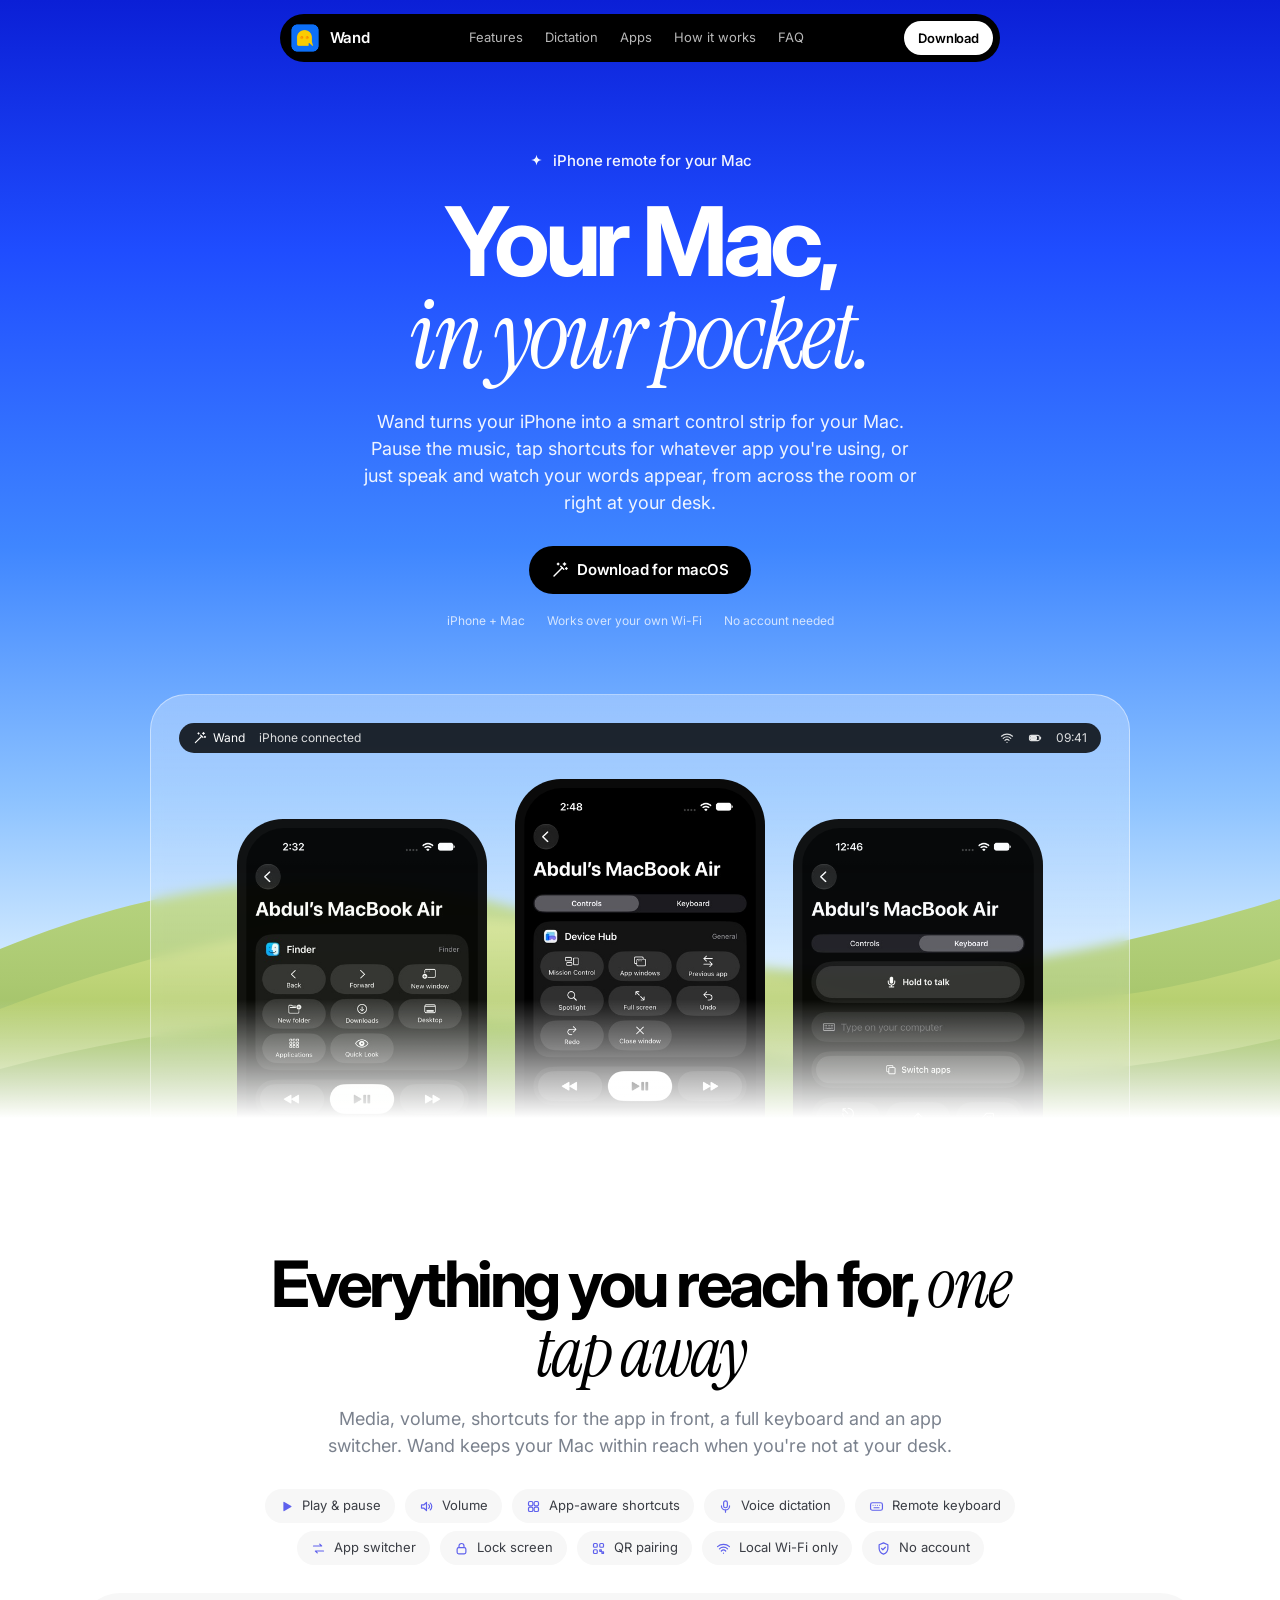
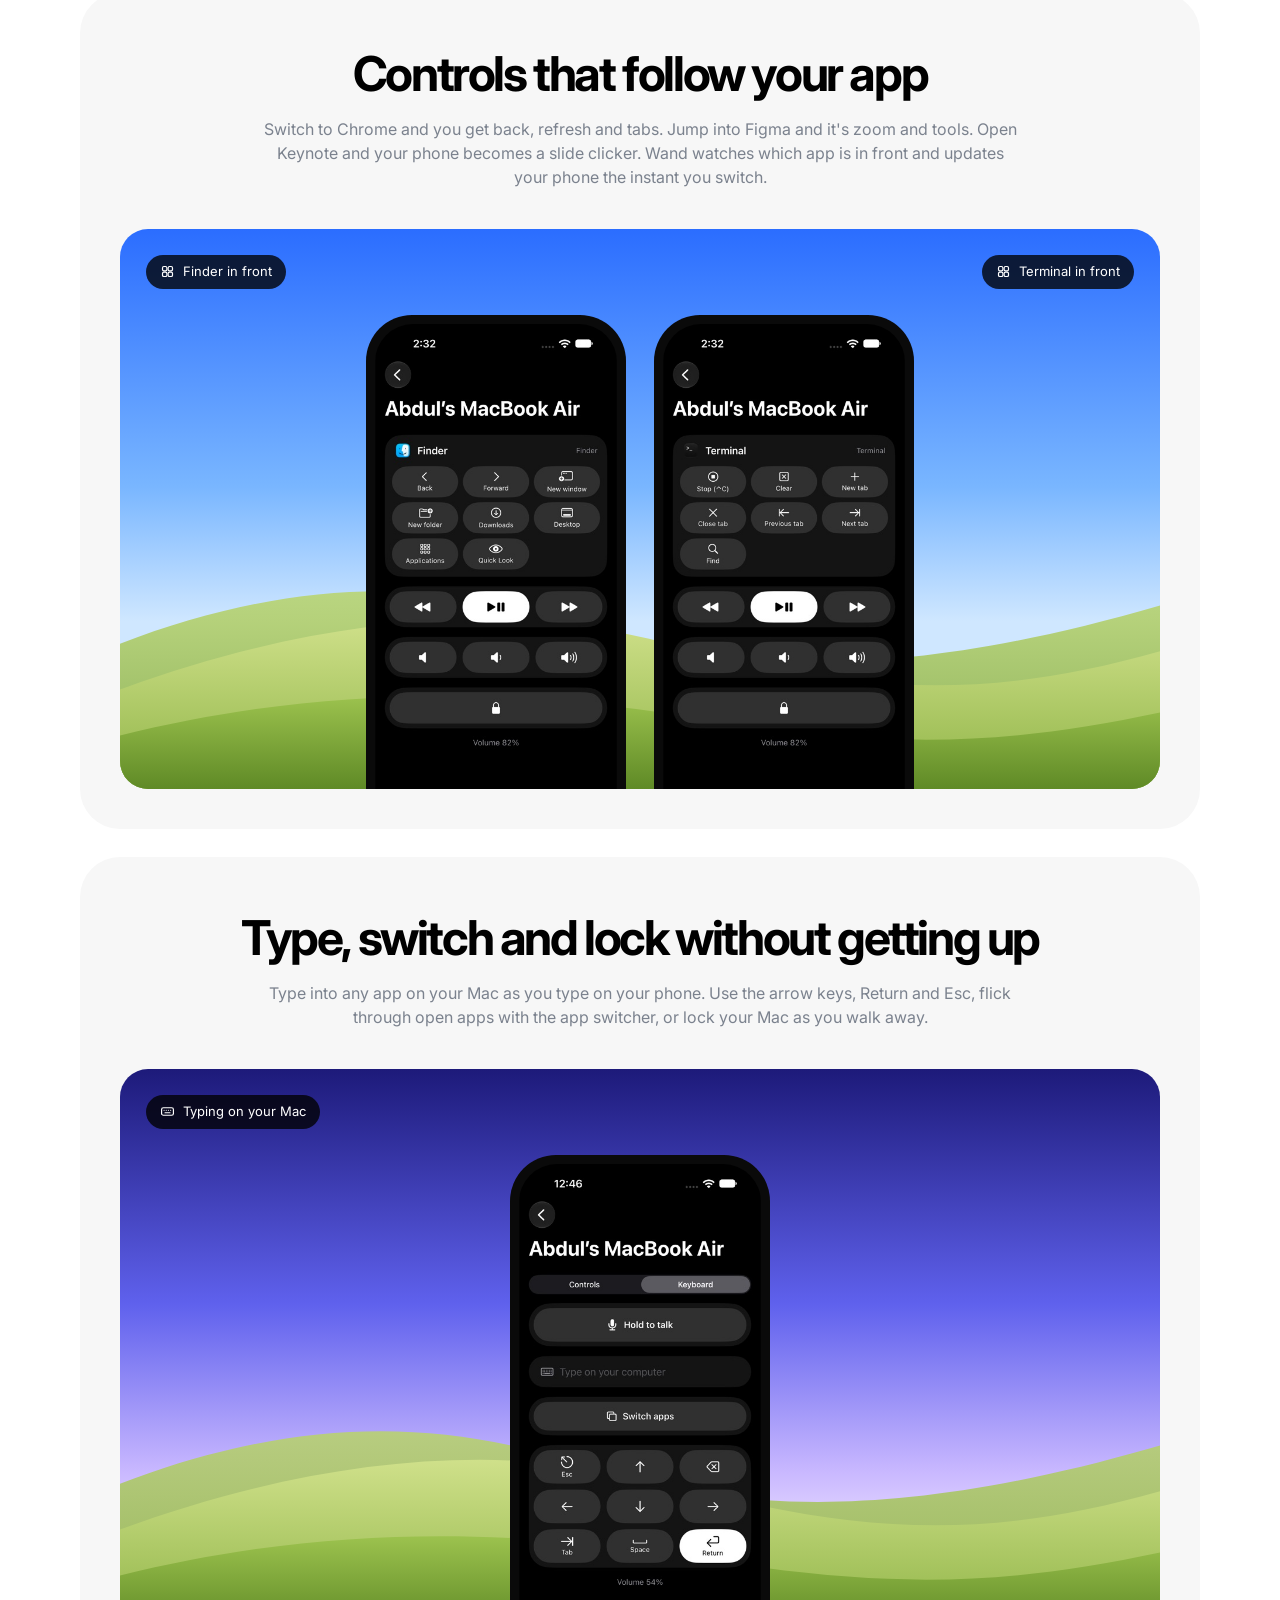
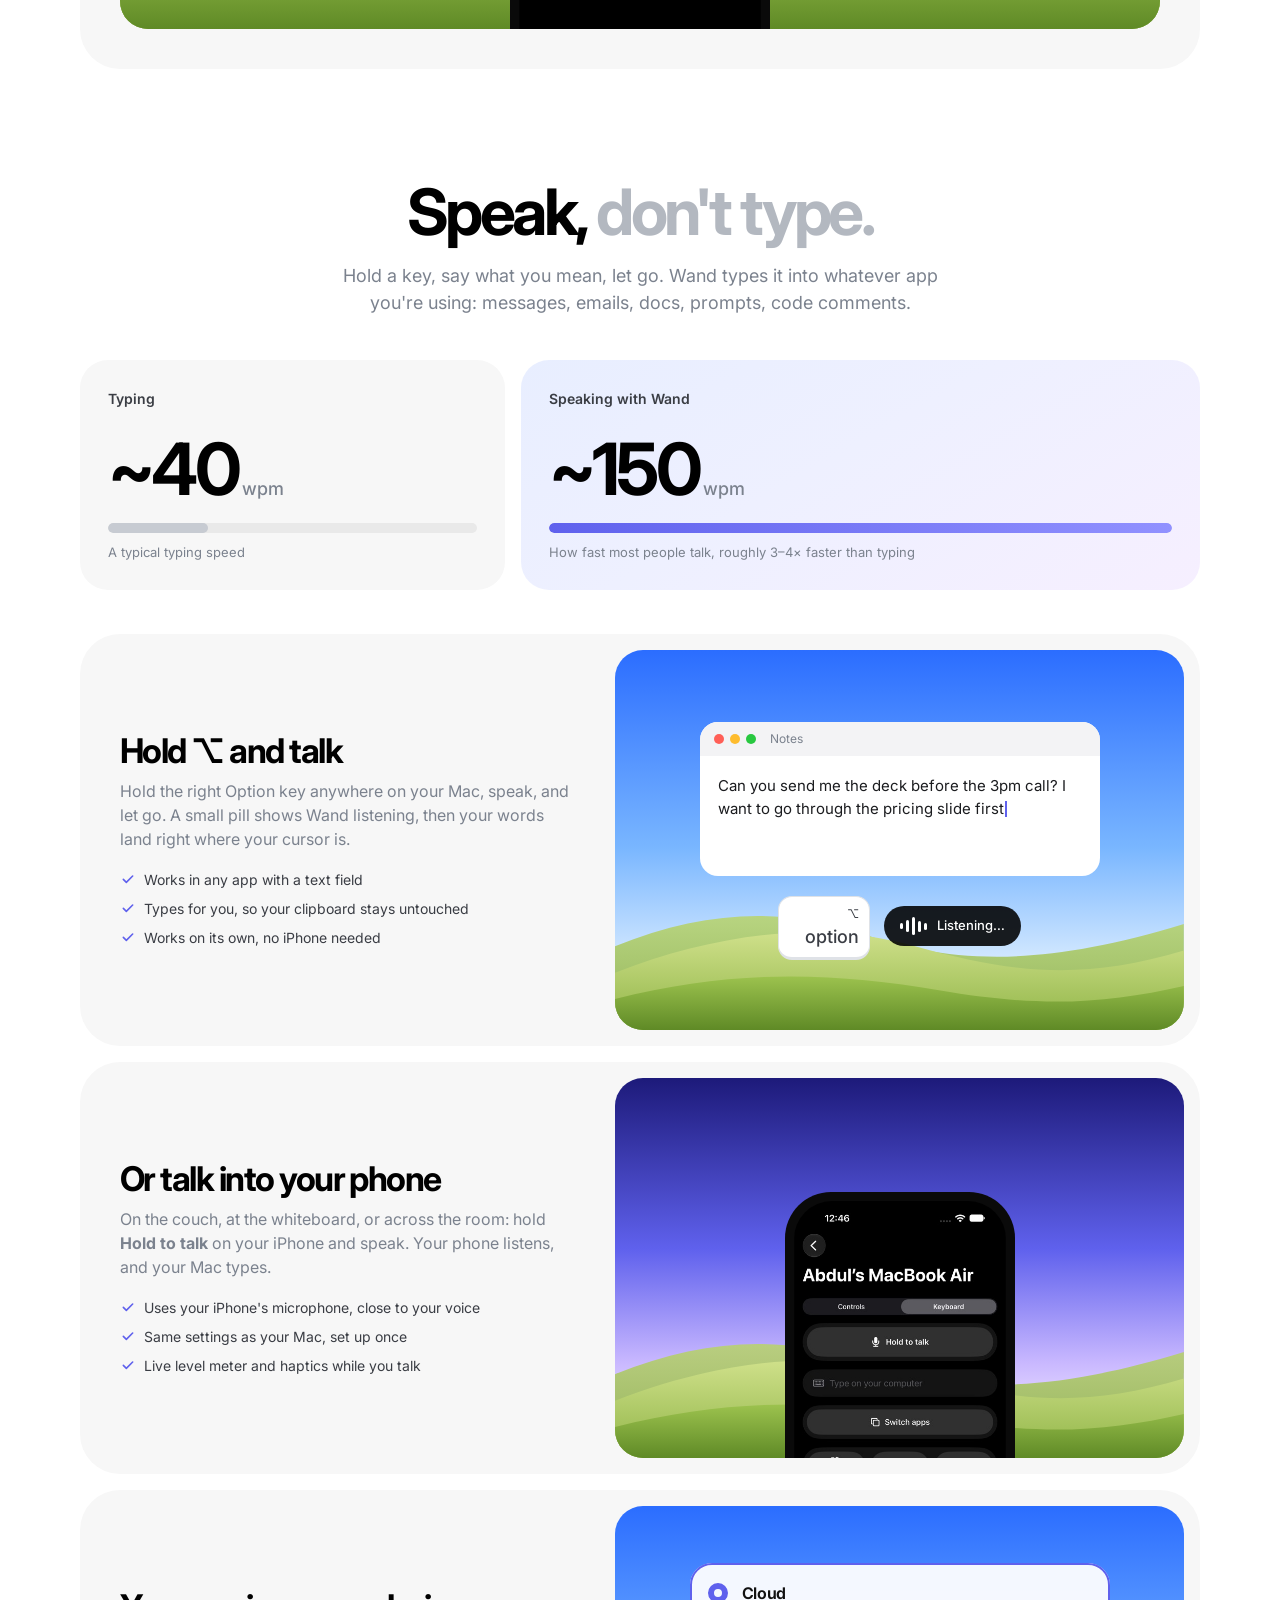
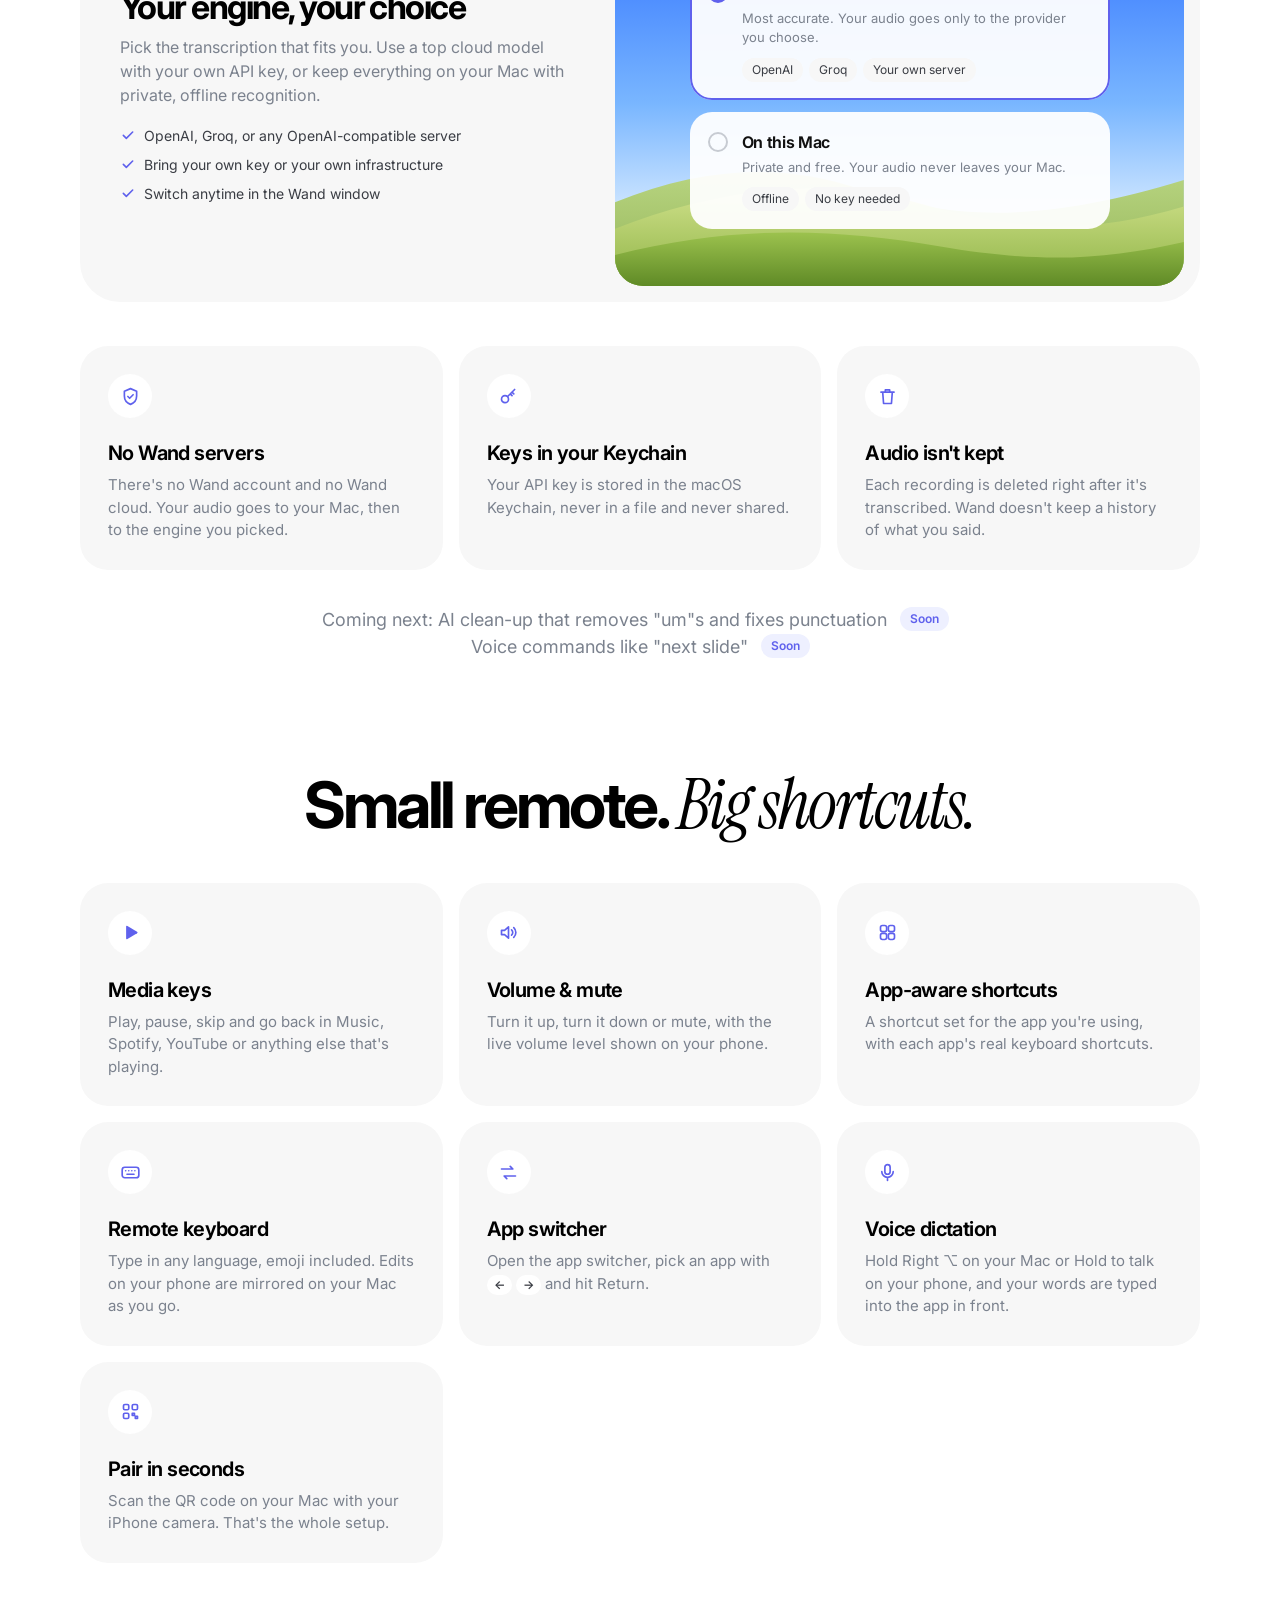
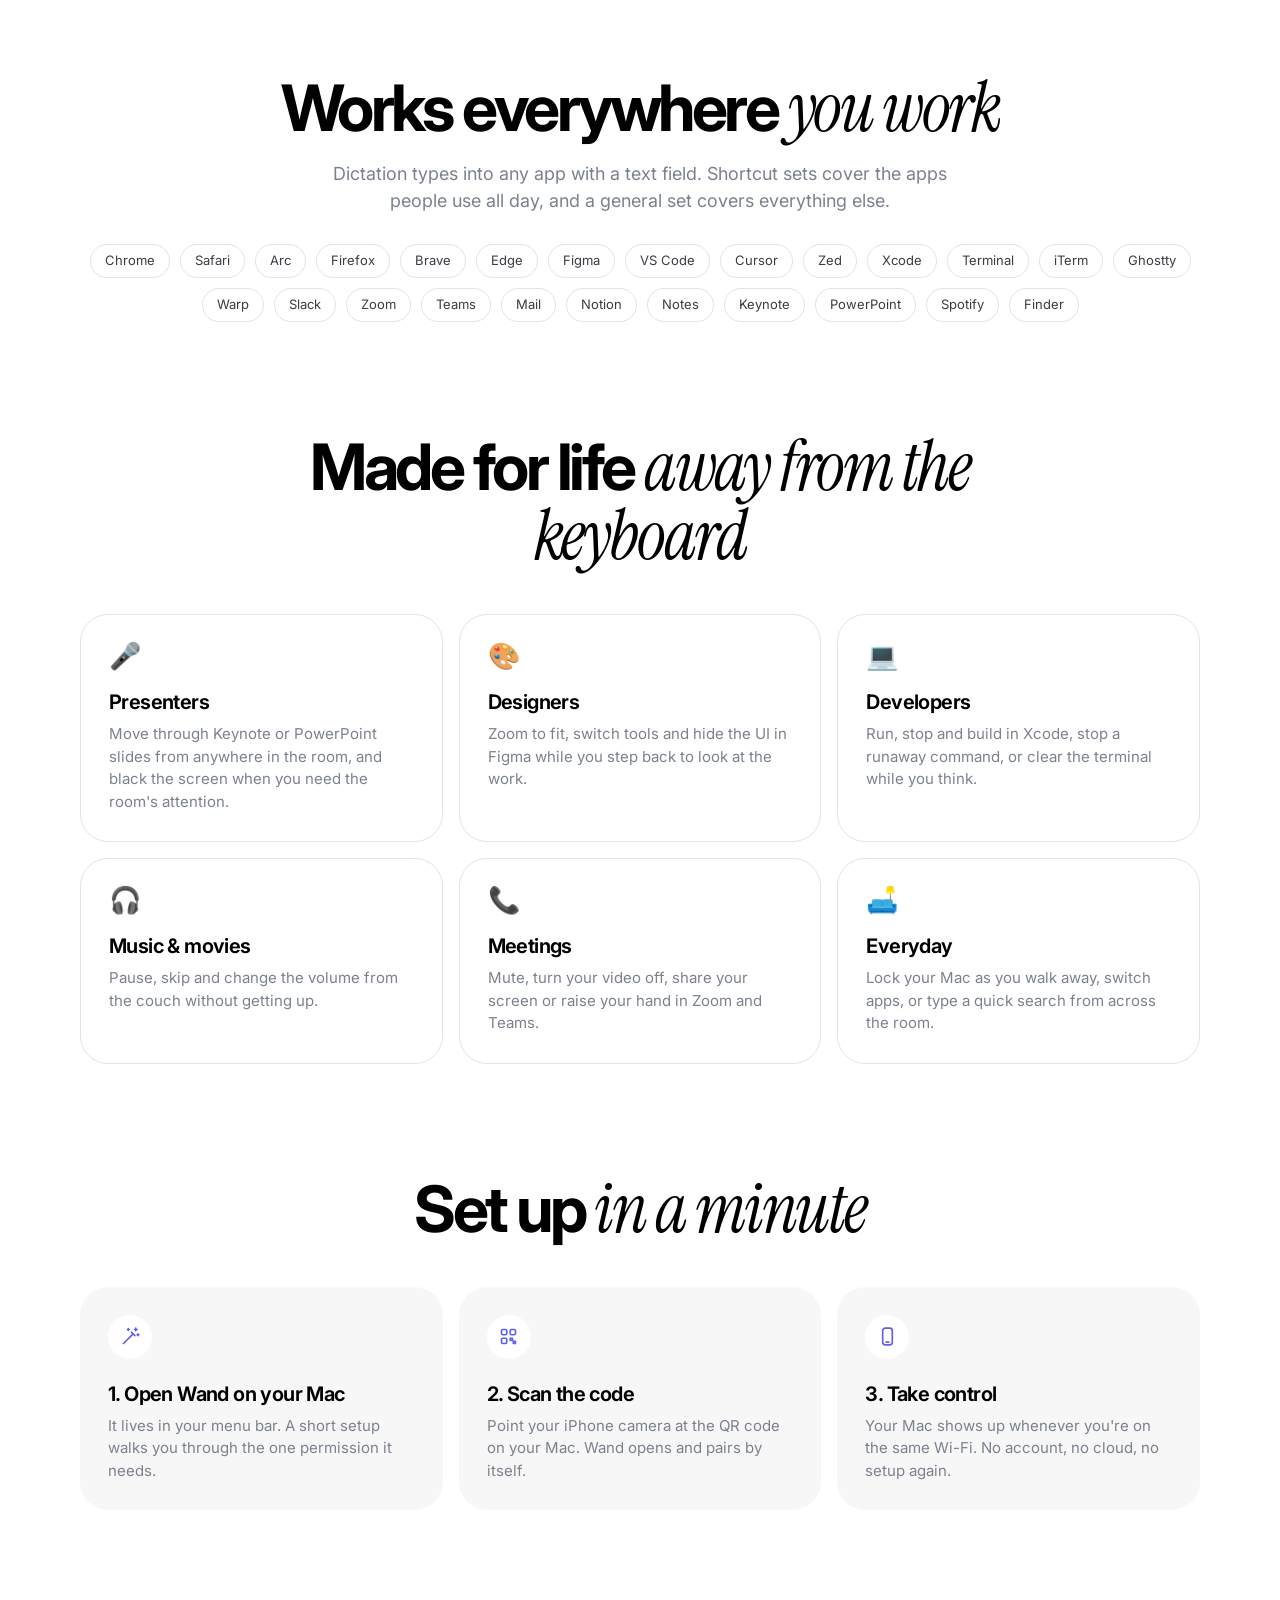
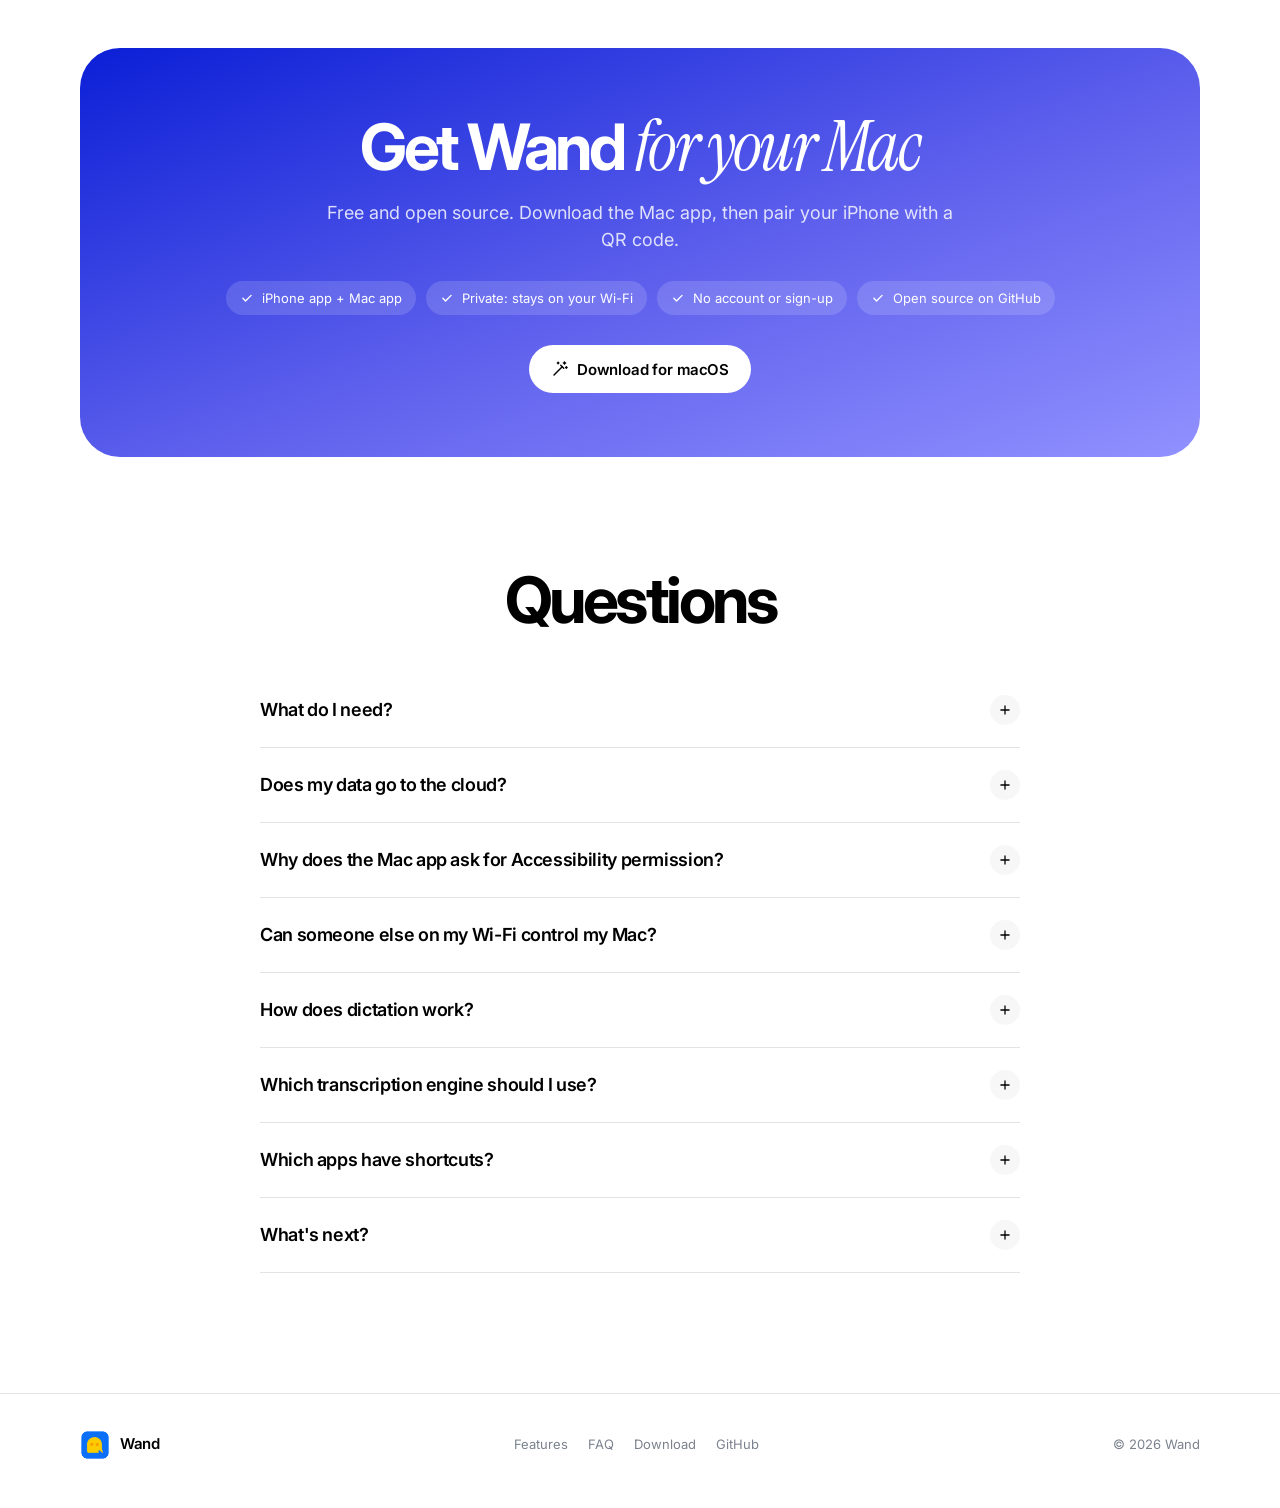
<file: apps/web/index.html>
<!doctype html>
<html lang="en">
<head>
  <meta charset="utf-8">
  <meta name="viewport" content="width=device-width, initial-scale=1">
  <title>Wand — Your Mac, in your pocket</title>
  <meta name="description" content="Wand turns your iPhone into a smart remote for your Mac (media, volume, shortcuts for the app you're using, typing) and lets you dictate into any app with your voice.">
  <meta name="theme-color" content="#0087f9">
  <link rel="preconnect" href="https://fonts.googleapis.com">
  <link rel="preconnect" href="https://fonts.gstatic.com" crossorigin>
  <link href="https://fonts.googleapis.com/css2?family=Inter:opsz,wght@14..32,400..800&family=Instrument+Serif:ital@0;1&display=swap" rel="stylesheet">
  <link rel="icon" type="image/png" href="assets/favicon.png">
  <link rel="apple-touch-icon" href="assets/apple-touch-icon.png">
  <link rel="stylesheet" href="styles.css">
</head>
<body>

<!-- Icon sprite -->
<svg width="0" height="0" style="position:absolute" aria-hidden="true">
  <defs>
    <symbol id="i-wand" viewBox="0 0 24 24" fill="none" stroke="currentColor" stroke-width="1.9" stroke-linecap="round" stroke-linejoin="round"><path d="M4 20 15 9"/><path d="m13 7 4 4"/><path d="M18 2.5v3M16.5 4h3M20.5 9v2M19.5 10h2M9.5 3v2M8.5 4h2"/></symbol>
    <symbol id="i-mic" viewBox="0 0 24 24" fill="none" stroke="currentColor" stroke-width="1.9" stroke-linecap="round" stroke-linejoin="round"><rect x="9" y="3" width="6" height="11" rx="3"/><path d="M5.5 11a6.5 6.5 0 0 0 13 0M12 17.5V21"/></symbol>
    <symbol id="i-key" viewBox="0 0 24 24" fill="none" stroke="currentColor" stroke-width="1.9" stroke-linecap="round" stroke-linejoin="round"><circle cx="8" cy="15" r="4"/><path d="m11 12 8-8M16 7l2 2M14 9l2 2"/></symbol>
    <symbol id="i-trash" viewBox="0 0 24 24" fill="none" stroke="currentColor" stroke-width="1.9" stroke-linecap="round" stroke-linejoin="round"><path d="M4.5 7h15M9.5 7V4.5h5V7M6.5 7l1 13h9l1-13"/></symbol>
    <symbol id="i-play" viewBox="0 0 24 24" fill="currentColor"><path d="M7 5.5v13a1 1 0 0 0 1.5.86l11-6.5a1 1 0 0 0 0-1.72l-11-6.5A1 1 0 0 0 7 5.5Z"/></symbol>
    <symbol id="i-volume" viewBox="0 0 24 24" fill="none" stroke="currentColor" stroke-width="1.9" stroke-linecap="round" stroke-linejoin="round"><path d="M4 9.5v5h3.5L12 18.5v-13L7.5 9.5H4Z"/><path d="M15.5 9a4 4 0 0 1 0 6M18 6.5a7.5 7.5 0 0 1 0 11"/></symbol>
    <symbol id="i-grid" viewBox="0 0 24 24" fill="none" stroke="currentColor" stroke-width="1.9" stroke-linejoin="round"><rect x="4" y="4" width="7" height="7" rx="2.2"/><rect x="13" y="4" width="7" height="7" rx="2.2"/><rect x="4" y="13" width="7" height="7" rx="2.2"/><rect x="13" y="13" width="7" height="7" rx="2.2"/></symbol>
    <symbol id="i-keyboard" viewBox="0 0 24 24" fill="none" stroke="currentColor" stroke-width="1.9" stroke-linecap="round"><rect x="2.5" y="6" width="19" height="12" rx="3"/><path d="M6.5 10h.01M10 10h.01M13.5 10h.01M17 10h.01M8 14h8"/></symbol>
    <symbol id="i-switch" viewBox="0 0 24 24" fill="none" stroke="currentColor" stroke-width="1.9" stroke-linecap="round" stroke-linejoin="round"><path d="M4 8h13l-3-3M20 16H7l3 3"/></symbol>
    <symbol id="i-lock" viewBox="0 0 24 24" fill="none" stroke="currentColor" stroke-width="1.9" stroke-linejoin="round"><rect x="5" y="10.5" width="14" height="10" rx="2.5"/><path d="M8 10.5V8a4 4 0 0 1 8 0v2.5"/></symbol>
    <symbol id="i-qr" viewBox="0 0 24 24" fill="none" stroke="currentColor" stroke-width="1.9" stroke-linejoin="round"><rect x="4" y="4" width="6" height="6" rx="1.5"/><rect x="14" y="4" width="6" height="6" rx="1.5"/><rect x="4" y="14" width="6" height="6" rx="1.5"/><path d="M14 14h2.5v2.5H14zM17.5 17.5H20V20h-2.5z"/></symbol>
    <symbol id="i-wifi" viewBox="0 0 24 24" fill="none" stroke="currentColor" stroke-width="1.9" stroke-linecap="round"><path d="M2.5 9a14 14 0 0 1 19 0M5.5 12.5a9.5 9.5 0 0 1 13 0M8.5 16a5 5 0 0 1 7 0"/><path d="M12 19.5h.01"/></symbol>
    <symbol id="i-shield" viewBox="0 0 24 24" fill="none" stroke="currentColor" stroke-width="1.9" stroke-linejoin="round"><path d="M12 3 5 6v5.5c0 4.4 3 8 7 9.5 4-1.5 7-5.1 7-9.5V6l-7-3Z"/><path d="m9 12 2 2 4-4" stroke-linecap="round"/></symbol>
    <symbol id="i-check" viewBox="0 0 24 24" fill="none" stroke="currentColor" stroke-width="2.4" stroke-linecap="round" stroke-linejoin="round"><path d="m5 12.5 4.5 4.5L19 7.5"/></symbol>
    <symbol id="i-plus" viewBox="0 0 24 24" fill="none" stroke="currentColor" stroke-width="2.2" stroke-linecap="round"><path d="M12 5v14M5 12h14"/></symbol>
    <symbol id="i-phone" viewBox="0 0 24 24" fill="none" stroke="currentColor" stroke-width="1.9" stroke-linejoin="round"><rect x="6.5" y="2.5" width="11" height="19" rx="3"/><path d="M10.5 18.5h3" stroke-linecap="round"/></symbol>
    <symbol id="i-sparkle" viewBox="0 0 24 24" fill="currentColor"><path d="M12 2.5c.5 4.6 2.9 7 7.5 7.5-4.6.5-7 2.9-7.5 7.5-.5-4.6-2.9-7-7.5-7.5 4.6-.5 7-2.9 7.5-7.5Z"/></symbol>
    <symbol id="i-battery" viewBox="0 0 24 24" fill="none" stroke="currentColor" stroke-width="1.8"><rect x="2.5" y="7.5" width="17" height="9" rx="2.5"/><rect x="4.5" y="9.5" width="10" height="5" rx="1" fill="currentColor"/><path d="M21.5 10.5v3" stroke-linecap="round"/></symbol>
    <!-- Rolling hills, reused in the hero and the scenes -->
    <symbol id="hills" viewBox="0 0 1440 340" preserveAspectRatio="none">
      <defs>
        <linearGradient id="h1" x1="0" y1="0" x2="0" y2="1"><stop offset="0" stop-color="#b9d46a"/><stop offset="1" stop-color="#7fa63a"/></linearGradient>
        <linearGradient id="h2" x1="0" y1="0" x2="0" y2="1"><stop offset="0" stop-color="#9cc24e"/><stop offset="1" stop-color="#5f8a26"/></linearGradient>
        <linearGradient id="h3" x1="0" y1="0" x2="0" y2="1"><stop offset="0" stop-color="#cfe08a"/><stop offset="1" stop-color="#8fb446"/></linearGradient>
      </defs>
      <path fill="url(#h1)" d="M0 150C220 70 420 60 620 120s420 90 820-20V340H0Z" opacity=".85"/>
      <path fill="url(#h3)" d="M0 210c260-90 520-120 760-60s420 80 680 10V340H0Z"/>
      <path fill="url(#h2)" d="M0 270c300-70 560-60 820-20s420 30 620-10V340H0Z"/>
    </symbol>
  </defs>
</svg>

<!-- Nav -->
<header class="nav">
  <a class="brand" href="#top" aria-label="Wand home">
    <img class="brand-logo" src="assets/logo.png" alt="">Wand
  </a>
  <nav class="nav-links" aria-label="Main">
    <a href="#features">Features</a>
    <a href="#dictation">Dictation</a>
    <a href="#apps">Apps</a>
    <a href="#how">How it works</a>
    <a href="#faq">FAQ</a>
  </nav>
  <a class="btn btn-white btn-sm" href="download.html">Download</a>
</header>

<main id="top">

  <!-- Hero -->
  <div class="hero">
    <div class="container">
      <span class="eyebrow"><svg><use href="#i-sparkle"/></svg>iPhone remote for your Mac</span>
      <h1>Your Mac,<span class="serif">in your pocket.</span></h1>
      <p class="lede">Wand turns your iPhone into a smart control strip for your Mac. Pause the music, tap shortcuts for whatever app you're using, or just speak and watch your words appear, from across the room or right at your desk.</p>
      <div class="hero-cta">
        <a class="btn btn-black" href="download.html"><svg><use href="#i-wand"/></svg>Download for macOS</a>
      </div>
      <div class="hero-meta">
        <span>iPhone + Mac</span><span>Works over your own Wi-Fi</span><span>No account needed</span>
      </div>
    </div>

    <div class="stage">
      <div class="stage-bar">
        <div class="left"><span class="wand-on"><svg><use href="#i-wand"/></svg>Wand</span><span class="hide-sm">iPhone connected</span></div>
        <div class="right"><svg><use href="#i-wifi"/></svg><svg class="hide-sm"><use href="#i-battery"/></svg><span>09:41</span></div>
      </div>
      <div class="phones">
        <div class="phone cut side"><img src="assets/06-shortcuts-finder.jpg" alt="Wand on iPhone showing Finder shortcuts" loading="lazy"></div>
        <div class="phone cut"><img src="assets/08-controls-with-tabs.jpg" alt="Wand on iPhone showing controls for the app in front"></div>
        <div class="phone cut side"><img src="assets/09-keyboard-hold-to-talk.jpg" alt="Wand keyboard with arrow keys and app switcher" loading="lazy"></div>
      </div>
    </div>
    <svg class="hills" aria-hidden="true"><use href="#hills"/></svg>
    <div class="hero-fade"></div>
  </div>

  <!-- Overview -->
  <section id="features" class="center">
    <div class="container">
      <h2 class="h2">Everything you reach for, <span class="serif">one tap away</span></h2>
      <p class="sub">Media, volume, shortcuts for the app in front, a full keyboard and an app switcher. Wand keeps your Mac within reach when you're not at your desk.</p>
      <div class="chips">
        <span class="chip"><svg><use href="#i-play"/></svg>Play &amp; pause</span>
        <span class="chip"><svg><use href="#i-volume"/></svg>Volume</span>
        <span class="chip"><svg><use href="#i-grid"/></svg>App-aware shortcuts</span>
        <span class="chip"><svg><use href="#i-mic"/></svg>Voice dictation</span>
        <span class="chip"><svg><use href="#i-keyboard"/></svg>Remote keyboard</span>
        <span class="chip"><svg><use href="#i-switch"/></svg>App switcher</span>
        <span class="chip"><svg><use href="#i-lock"/></svg>Lock screen</span>
        <span class="chip"><svg><use href="#i-qr"/></svg>QR pairing</span>
        <span class="chip"><svg><use href="#i-wifi"/></svg>Local Wi-Fi only</span>
        <span class="chip"><svg><use href="#i-shield"/></svg>No account</span>
      </div>

      <div class="card">
        <h3 class="h3">Controls that follow your app</h3>
        <p class="sub">Switch to Chrome and you get back, refresh and tabs. Jump into Figma and it's zoom and tools. Open Keynote and your phone becomes a slide clicker. Wand watches which app is in front and updates your phone the instant you switch.</p>
        <div class="scene">
          <span class="tag left"><svg><use href="#i-grid"/></svg>Finder in front</span>
          <span class="tag right"><svg><use href="#i-grid"/></svg>Terminal in front</span>
          <div class="phone"><img src="assets/06-shortcuts-finder.jpg" alt="Finder shortcuts on Wand" loading="lazy"></div>
          <div class="phone"><img src="assets/05-shortcuts-terminal.jpg" alt="Terminal shortcuts on Wand" loading="lazy"></div>
          <svg class="hills" aria-hidden="true"><use href="#hills"/></svg>
        </div>
      </div>

      <div class="card">
        <h3 class="h3">Type, switch and lock without getting up</h3>
        <p class="sub">Type into any app on your Mac as you type on your phone. Use the arrow keys, Return and Esc, flick through open apps with the app switcher, or lock your Mac as you walk away.</p>
        <div class="scene dusk">
          <span class="tag left"><svg><use href="#i-keyboard"/></svg>Typing on your Mac</span>
          <div class="phone"><img src="assets/09-keyboard-hold-to-talk.jpg" alt="Wand keyboard tab" loading="lazy"></div>
          <svg class="hills" aria-hidden="true"><use href="#hills"/></svg>
        </div>
      </div>
    </div>
  </section>

  <!-- Dictation -->
  <section id="dictation" class="center">
    <div class="container">
      <h2 class="h2">Speak, <span class="dim">don't type.</span></h2>
      <p class="sub">Hold a key, say what you mean, let go. Wand types it into whatever app you're using: messages, emails, docs, prompts, code comments.</p>

      <div class="stats">
        <div class="stat">
          <span class="label">Typing</span>
          <div>
            <div class="num">~40<small>wpm</small></div>
            <div class="bar"><i style="width:27%"></i></div>
            <div class="note">A typical typing speed</div>
          </div>
        </div>
        <div class="stat voice">
          <span class="label">Speaking with Wand</span>
          <div>
            <div class="num">~150<small>wpm</small></div>
            <div class="bar"><i style="width:100%"></i></div>
            <div class="note">How fast most people talk, roughly 3–4× faster than typing</div>
          </div>
        </div>
      </div>

      <div class="rows">
        <div class="row">
          <div class="copy">
            <h3>Hold ⌥ and talk</h3>
            <p>Hold the right Option key anywhere on your Mac, speak, and let go. A small pill shows Wand listening, then your words land right where your cursor is.</p>
            <ul class="points">
              <li><svg><use href="#i-check"/></svg>Works in any app with a text field</li>
              <li><svg><use href="#i-check"/></svg>Types for you, so your clipboard stays untouched</li>
              <li><svg><use href="#i-check"/></svg>Works on its own, no iPhone needed</li>
            </ul>
          </div>
          <div class="visual">
            <div class="mac-demo">
              <div class="window">
                <div class="bar"><i></i><i></i><i></i>Notes</div>
                <div class="body">Can you send me the deck before the 3pm call? I want to go through the pricing slide first<span class="caret"></span></div>
              </div>
              <div class="controls">
                <span class="keycap"><span>⌥</span><b>option</b></span>
                <span class="hud"><span class="bars"><i></i><i></i><i></i><i></i><i></i></span>Listening…</span>
              </div>
            </div>
            <svg class="hills" aria-hidden="true"><use href="#hills"/></svg>
          </div>
        </div>

        <div class="row">
          <div class="copy">
            <h3>Or talk into your phone</h3>
            <p>On the couch, at the whiteboard, or across the room: hold <b>Hold to talk</b> on your iPhone and speak. Your phone listens, and your Mac types.</p>
            <ul class="points">
              <li><svg><use href="#i-check"/></svg>Uses your iPhone's microphone, close to your voice</li>
              <li><svg><use href="#i-check"/></svg>Same settings as your Mac, set up once</li>
              <li><svg><use href="#i-check"/></svg>Live level meter and haptics while you talk</li>
            </ul>
          </div>
          <div class="visual dusk">
            <div class="phone" style="width:230px;transform:translateY(90px)"><img src="assets/09-keyboard-hold-to-talk.jpg" alt="Hold to talk on Wand for iPhone" loading="lazy"></div>
            <svg class="hills" aria-hidden="true"><use href="#hills"/></svg>
          </div>
        </div>

        <div class="row">
          <div class="copy">
            <h3>Your engine, your choice</h3>
            <p>Pick the transcription that fits you. Use a top cloud model with your own API key, or keep everything on your Mac with private, offline recognition.</p>
            <ul class="points">
              <li><svg><use href="#i-check"/></svg>OpenAI, Groq, or any OpenAI-compatible server</li>
              <li><svg><use href="#i-check"/></svg>Bring your own key or your own infrastructure</li>
              <li><svg><use href="#i-check"/></svg>Switch anytime in the Wand window</li>
            </ul>
          </div>
          <div class="visual">
            <div class="engines">
              <div class="engine on"><span class="radio"></span><div><h5>Cloud</h5><p>Most accurate. Your audio goes only to the provider you choose.</p><div class="tags"><span>OpenAI</span><span>Groq</span><span>Your own server</span></div></div></div>
              <div class="engine"><span class="radio"></span><div><h5>On this Mac</h5><p>Private and free. Your audio never leaves your Mac.</p><div class="tags"><span>Offline</span><span>No key needed</span></div></div></div>
            </div>
            <svg class="hills" aria-hidden="true"><use href="#hills"/></svg>
          </div>
        </div>
      </div>

      <div class="grid">
        <div class="tile"><span class="ic"><svg><use href="#i-shield"/></svg></span><h4>No Wand servers</h4><p>There's no Wand account and no Wand cloud. Your audio goes to your Mac, then to the engine you picked.</p></div>
        <div class="tile"><span class="ic"><svg><use href="#i-key"/></svg></span><h4>Keys in your Keychain</h4><p>Your API key is stored in the macOS Keychain, never in a file and never shared.</p></div>
        <div class="tile"><span class="ic"><svg><use href="#i-trash"/></svg></span><h4>Audio isn't kept</h4><p>Each recording is deleted right after it's transcribed. Wand doesn't keep a history of what you said.</p></div>
      </div>

      <p class="sub" style="margin-top:36px">Coming next: AI clean-up that removes "um"s and fixes punctuation <span class="soon">Soon</span> &nbsp; Voice commands like "next slide" <span class="soon">Soon</span></p>
    </div>
  </section>

  <!-- Feature grid -->
  <section class="center">
    <div class="container">
      <h2 class="h2">Small remote. <span class="serif">Big shortcuts.</span></h2>
      <div class="grid">
        <div class="tile"><span class="ic"><svg><use href="#i-play"/></svg></span><h4>Media keys</h4><p>Play, pause, skip and go back in Music, Spotify, YouTube or anything else that's playing.</p></div>
        <div class="tile"><span class="ic"><svg><use href="#i-volume"/></svg></span><h4>Volume &amp; mute</h4><p>Turn it up, turn it down or mute, with the live volume level shown on your phone.</p></div>
        <div class="tile"><span class="ic"><svg><use href="#i-grid"/></svg></span><h4>App-aware shortcuts</h4><p>A shortcut set for the app you're using, with each app's real keyboard shortcuts.</p></div>
        <div class="tile"><span class="ic"><svg><use href="#i-keyboard"/></svg></span><h4>Remote keyboard</h4><p>Type in any language, emoji included. Edits on your phone are mirrored on your Mac as you go.</p></div>
        <div class="tile"><span class="ic"><svg><use href="#i-switch"/></svg></span><h4>App switcher</h4><p>Open the app switcher, pick an app with <span class="kbd">←</span> <span class="kbd">→</span> and hit Return.</p></div>
        <div class="tile"><span class="ic"><svg><use href="#i-mic"/></svg></span><h4>Voice dictation</h4><p>Hold Right ⌥ on your Mac or Hold to talk on your phone, and your words are typed into the app in front.</p></div>
        <div class="tile"><span class="ic"><svg><use href="#i-qr"/></svg></span><h4>Pair in seconds</h4><p>Scan the QR code on your Mac with your iPhone camera. That's the whole setup.</p></div>
      </div>
    </div>
  </section>

  <!-- Apps -->
  <section id="apps" class="center">
    <div class="container">
      <h2 class="h2">Works everywhere <span class="serif">you work</span></h2>
      <p class="sub">Dictation types into any app with a text field. Shortcut sets cover the apps people use all day, and a general set covers everything else.</p>
      <div class="apps">
        <span class="chip">Chrome</span><span class="chip">Safari</span><span class="chip">Arc</span><span class="chip">Firefox</span><span class="chip">Brave</span><span class="chip">Edge</span>
        <span class="chip">Figma</span><span class="chip">VS Code</span><span class="chip">Cursor</span><span class="chip">Zed</span><span class="chip">Xcode</span>
        <span class="chip">Terminal</span><span class="chip">iTerm</span><span class="chip">Ghostty</span><span class="chip">Warp</span>
        <span class="chip">Slack</span><span class="chip">Zoom</span><span class="chip">Teams</span><span class="chip">Mail</span><span class="chip">Notion</span><span class="chip">Notes</span>
        <span class="chip">Keynote</span><span class="chip">PowerPoint</span><span class="chip">Spotify</span><span class="chip">Finder</span>
      </div>
    </div>
  </section>

  <!-- People -->
  <section class="center">
    <div class="container">
      <h2 class="h2">Made for life <span class="serif">away from the keyboard</span></h2>
      <div class="people">
        <div class="person"><span class="emoji">🎤</span><h4>Presenters</h4><p>Move through Keynote or PowerPoint slides from anywhere in the room, and black the screen when you need the room's attention.</p></div>
        <div class="person"><span class="emoji">🎨</span><h4>Designers</h4><p>Zoom to fit, switch tools and hide the UI in Figma while you step back to look at the work.</p></div>
        <div class="person"><span class="emoji">💻</span><h4>Developers</h4><p>Run, stop and build in Xcode, stop a runaway command, or clear the terminal while you think.</p></div>
        <div class="person"><span class="emoji">🎧</span><h4>Music &amp; movies</h4><p>Pause, skip and change the volume from the couch without getting up.</p></div>
        <div class="person"><span class="emoji">📞</span><h4>Meetings</h4><p>Mute, turn your video off, share your screen or raise your hand in Zoom and Teams.</p></div>
        <div class="person"><span class="emoji">🛋️</span><h4>Everyday</h4><p>Lock your Mac as you walk away, switch apps, or type a quick search from across the room.</p></div>
      </div>
    </div>
  </section>

  <!-- How it works -->
  <section id="how" class="center">
    <div class="container">
      <h2 class="h2">Set up <span class="serif">in a minute</span></h2>
      <div class="grid">
        <div class="tile"><span class="ic"><svg><use href="#i-wand"/></svg></span><h4>1. Open Wand on your Mac</h4><p>It lives in your menu bar. A short setup walks you through the one permission it needs.</p></div>
        <div class="tile"><span class="ic"><svg><use href="#i-qr"/></svg></span><h4>2. Scan the code</h4><p>Point your iPhone camera at the QR code on your Mac. Wand opens and pairs by itself.</p></div>
        <div class="tile"><span class="ic"><svg><use href="#i-phone"/></svg></span><h4>3. Take control</h4><p>Your Mac shows up whenever you're on the same Wi-Fi. No account, no cloud, no setup again.</p></div>
      </div>
    </div>
  </section>

  <!-- Early access -->
  <section id="access">
    <div class="container">
      <div class="access">
        <h2 class="h2">Get Wand <span class="serif">for your Mac</span></h2>
        <p class="sub">Free and open source. Download the Mac app, then pair your iPhone with a QR code.</p>
        <ul>
          <li><svg><use href="#i-check"/></svg>iPhone app + Mac app</li>
          <li><svg><use href="#i-check"/></svg>Private: stays on your Wi-Fi</li>
          <li><svg><use href="#i-check"/></svg>No account or sign-up</li>
          <li><svg><use href="#i-check"/></svg>Open source on GitHub</li>
        </ul>
        <a class="btn btn-white" href="download.html"><svg><use href="#i-wand"/></svg>Download for macOS</a>
      </div>
    </div>
  </section>

  <!-- FAQ -->
  <section id="faq" class="center">
    <div class="container">
      <h2 class="h2">Questions</h2>
      <div class="faq">
        <details>
          <summary>What do I need?<span class="plus"><svg><use href="#i-plus"/></svg></span></summary>
          <p>An iPhone and a Mac on the same Wi-Fi network. Install Wand on both, open the Mac app, and scan the code. A Windows version is planned.</p>
        </details>
        <details>
          <summary>Does my data go to the cloud?<span class="plus"><svg><use href="#i-plus"/></svg></span></summary>
          <p>Your iPhone talks straight to your Mac over your local network, with no account and no Wand server in the middle. The only exception is dictation with a cloud engine: your recording is sent to the provider you chose (OpenAI, Groq or your own server) to be transcribed. Choose On this Mac to keep audio entirely on your Mac.</p>
        </details>
        <details>
          <summary>Why does the Mac app ask for Accessibility permission?<span class="plus"><svg><use href="#i-plus"/></svg></span></summary>
          <p>To press keys on your behalf: play and pause, shortcuts, typing and the app switcher. macOS requires your permission for that, and Wand only presses keys when you tap something on your phone.</p>
        </details>
        <details>
          <summary>Can someone else on my Wi-Fi control my Mac?<span class="plus"><svg><use href="#i-plus"/></svg></span></summary>
          <p>Only phones you've paired. Pairing needs the one-time code shown on your Mac, and you can forget any phone from the Wand window at any time.</p>
        </details>
        <details>
          <summary>How does dictation work?<span class="plus"><svg><use href="#i-plus"/></svg></span></summary>
          <p>Hold the right Option key on your Mac (or Hold to talk on your iPhone), speak, and let go. Wand turns your speech into text with the engine you chose and types it where your cursor is. It works in any app, even without pairing a phone.</p>
        </details>
        <details>
          <summary>Which transcription engine should I use?<span class="plus"><svg><use href="#i-plus"/></svg></span></summary>
          <p>Cloud is the most accurate: bring an API key from OpenAI or Groq, or point Wand at any OpenAI-compatible server you run. On this Mac is private and free, using the Mac's built-in on-device recognition, and it's less accurate with names and jargon. You can switch anytime.</p>
        </details>
        <details>
          <summary>Which apps have shortcuts?<span class="plus"><svg><use href="#i-plus"/></svg></span></summary>
          <p>Browsers, Figma, VS Code, Cursor, Zed, Xcode, Terminal and other terminals, Slack, Zoom, Teams, Finder, Mail, Notion, Notes, Keynote, PowerPoint and Spotify, with more on the way. Every other app gets a general set: Mission Control, app switching, Spotlight, full screen, undo and redo.</p>
        </details>
        <details>
          <summary>What's next?<span class="plus"><svg><use href="#i-plus"/></svg></span></summary>
          <p>AI clean-up for dictation, voice commands, screenshots to your clipboard in one tap, a trackpad mode, now-playing info with artwork, and Windows support.</p>
        </details>
      </div>
    </div>
  </section>
</main>

<footer>
  <div class="container foot">
    <a class="brand" href="#top"><img class="brand-logo" src="assets/logo.png" alt="">Wand</a>
    <nav><a href="#features">Features</a><a href="#faq">FAQ</a><a href="download.html">Download</a><a href="https://github.com/itzareous/wand">GitHub</a></nav>
    <span>© 2026 Wand</span>
  </div>
</footer>

</body>
</html>
</file>
<file: apps/web/styles.css>
/* Wand landing page. Visual language: bright sky hero, black pill nav, tight display type,
   soft grey cards. No shadows; pills are fully rounded. */

:root {
  --black: #000;
  --ink: #0d0d0d;
  --white: #fff;
  --muted: #7b828e;
  --surface: #f7f7f7;
  --line: #e3e3e3;
  --indigo: #5f61ed;
  --lilac: #9191ff;
  --blue: #006fff;
  --sky-1: #0b1fd6;
  --sky-2: #1f4dff;
  --sky-3: #3f86ff;
  --sky-4: #8cc2ff;
  --sky-5: #d9eeff;
  --radius-card: 40px;
  --font-sans: "Inter", system-ui, -apple-system, "Segoe UI", sans-serif;
  --font-serif: "Instrument Serif", Georgia, serif;
}

* { box-sizing: border-box; }
html { -webkit-text-size-adjust: 100%; scroll-behavior: smooth; }
body {
  margin: 0;
  background: var(--white);
  color: var(--black);
  font-family: var(--font-sans);
  font-optical-sizing: auto;
  -webkit-font-smoothing: antialiased;
  line-height: 1.5;
}
img { display: block; max-width: 100%; }
a { color: inherit; text-decoration: none; }

.container { width: min(1120px, 100% - 32px); margin-inline: auto; }

/* ---------- Pills & buttons ---------- */
.btn {
  display: inline-flex; align-items: center; gap: 8px;
  height: 48px; padding: 0 22px;
  border-radius: 999px; border: 0;
  font: 600 15px/1 var(--font-sans); letter-spacing: -0.01em;
  cursor: pointer; white-space: nowrap;
  transition: transform .15s ease, opacity .15s ease;
}
.btn:hover { transform: translateY(-1px); }
.btn:active { transform: scale(.98); }
.btn-black { background: var(--black); color: var(--white); }
.btn-white { background: var(--white); color: var(--black); }
.btn-sm { height: 34px; padding: 0 14px; font-size: 13px; }
.btn svg { width: 18px; height: 18px; }

.chip {
  display: inline-flex; align-items: center; gap: 8px;
  height: 34px; padding: 0 14px;
  border-radius: 999px; background: var(--surface);
  font-size: 13px; color: #3a3d44;
}
.chip svg { width: 15px; height: 15px; color: var(--indigo); }

/* ---------- Nav ---------- */
.nav {
  position: fixed; top: 14px; left: 50%; transform: translateX(-50%);
  z-index: 50; width: min(720px, calc(100% - 24px));
  display: flex; align-items: center; justify-content: space-between; gap: 12px;
  padding: 7px 7px 7px 10px;
  background: var(--black); color: var(--white);
  border-radius: 999px;
}
.brand { display: flex; align-items: center; gap: 10px; font-weight: 600; font-size: 15px; letter-spacing: -0.02em; }
.brand-mark {
  width: 30px; height: 30px; border-radius: 9px;
  display: grid; place-items: center;
  background: linear-gradient(140deg, var(--lilac), var(--indigo) 45%, #2a1b8f);
}
.brand-mark svg { width: 17px; height: 17px; color: #fff; }
.brand-logo { width: 34px; height: 34px; margin: -2px; }
.nav-links { display: flex; gap: 22px; font-size: 13px; color: rgba(255,255,255,.72); }
.nav-links a:hover { color: #fff; }

/* ---------- Hero ---------- */
.hero {
  position: relative; overflow: hidden;
  padding: 150px 0 0;
  color: var(--white); text-align: center;
  background: linear-gradient(180deg, var(--sky-1) 0%, var(--sky-2) 22%, var(--sky-3) 48%, var(--sky-4) 70%, var(--sky-5) 86%);
}
.eyebrow {
  display: inline-flex; align-items: center; gap: 8px;
  font-size: 15px; font-weight: 500; letter-spacing: -0.01em; opacity: .95;
}
.eyebrow svg { width: 17px; height: 17px; }
.hero h1 {
  margin: 18px 0 0;
  font-size: clamp(48px, 8.2vw, 96px); line-height: .98;
  font-weight: 700; letter-spacing: -0.055em;
}
.serif {
  display: block;
  font-family: var(--font-serif); font-style: italic; font-weight: 400;
  letter-spacing: -0.035em; line-height: 1;
}
.hero p.lede {
  max-width: 560px; margin: 24px auto 0;
  font-size: 18px; line-height: 1.5; color: rgba(255,255,255,.92);
}
.hero-cta { margin-top: 30px; }
.hero-meta {
  display: flex; flex-wrap: wrap; justify-content: center; gap: 6px 22px;
  margin-top: 18px; font-size: 12px; color: rgba(255,255,255,.75);
}

/* Glass frame with phones, sitting on the hills */
.stage {
  position: relative; z-index: 2;
  width: min(980px, 100% - 32px); margin: 64px auto 0;
  padding: 28px 28px 0;
  border-radius: 36px 36px 0 0;
  background: linear-gradient(180deg, rgba(255,255,255,.28), rgba(255,255,255,.08));
  border: 1px solid rgba(255,255,255,.45); border-bottom: 0;
  backdrop-filter: blur(6px); -webkit-backdrop-filter: blur(6px);
}
.stage-bar {
  display: flex; align-items: center; justify-content: space-between;
  height: 30px; padding: 0 14px; margin-bottom: 26px;
  border-radius: 999px; background: rgba(0,0,0,.82);
  font-size: 12px; color: rgba(255,255,255,.85);
}
.stage-bar .left, .stage-bar .right { display: flex; align-items: center; gap: 14px; }
.stage-bar svg { width: 14px; height: 14px; }
.stage-bar .wand-on { color: #fff; display: inline-flex; align-items: center; gap: 6px; }
.phones { display: flex; justify-content: center; align-items: flex-end; gap: 28px; }
.phone {
  width: 250px; flex: none;
  padding: 9px; border-radius: 46px;
  background: #0a0a0a;
}
.phone img { border-radius: 38px; aspect-ratio: 1206 / 2622; object-fit: cover; object-position: top; }
.phone.cut { height: 360px; overflow: hidden; border-radius: 46px 46px 0 0; padding-bottom: 0; }
.phone.cut img { border-radius: 38px 38px 0 0; }
.phone.side { transform: translateY(40px); opacity: .96; }

.hills { position: absolute; left: 0; right: 0; bottom: 0; z-index: 1; width: 100%; height: 340px; }
.hero-fade {
  position: absolute; left: 0; right: 0; bottom: 0; z-index: 3; height: 140px;
  background: linear-gradient(180deg, rgba(255,255,255,0), #fff 85%);
}

/* ---------- Sections ---------- */
section { padding: 110px 0 0; }
.center { text-align: center; }
.h2 {
  margin: 0 auto; max-width: 780px;
  font-size: clamp(36px, 5.4vw, 64px); line-height: 1.02;
  font-weight: 700; letter-spacing: -0.055em;
}
.h2 .serif { display: inline; font-size: 1.08em; }
.sub {
  max-width: 640px; margin: 18px auto 0;
  font-size: 18px; color: var(--muted);
}
.chips { display: flex; flex-wrap: wrap; justify-content: center; gap: 8px 10px; max-width: 760px; margin: 30px auto 0; }

.card {
  margin-top: 28px; padding: 56px 40px 40px;
  border-radius: var(--radius-card); background: var(--surface);
  text-align: center;
}
.card .h3 {
  margin: 0; font-size: clamp(30px, 4.2vw, 48px); line-height: 1.04;
  font-weight: 700; letter-spacing: -0.05em;
}
.card .sub { font-size: 16px; max-width: 760px; }
.scene {
  position: relative; overflow: hidden;
  margin-top: 40px; height: 560px; border-radius: 28px;
  background: linear-gradient(180deg, #2b6dff 0%, #79b6ff 46%, #cfe7ff 70%);
  display: flex; align-items: flex-end; justify-content: center; gap: 28px;
  padding: 0 24px;
}
.scene .hills { height: 260px; }
.scene .phone { position: relative; z-index: 2; width: 260px; transform: translateY(70px); }
.scene .tag {
  position: absolute; z-index: 3; top: 26px;
  display: inline-flex; align-items: center; gap: 8px;
  height: 34px; padding: 0 14px; border-radius: 999px;
  background: rgba(0,0,0,.78); color: #fff; font-size: 13px;
}
.scene .tag.left { left: 26px; }
.scene .tag.right { right: 26px; }
.scene .tag svg { width: 15px; height: 15px; }
.scene.dusk { background: linear-gradient(180deg, #1d1a7a 0%, #5f61ed 42%, #c9b8ff 72%, #f3e9ff 88%); }

/* Feature grid */
.grid { display: grid; grid-template-columns: repeat(3, 1fr); gap: 16px; margin-top: 44px; text-align: left; }
.tile { padding: 28px; border-radius: 28px; background: var(--surface); }
.tile .ic {
  width: 44px; height: 44px; border-radius: 999px;
  display: grid; place-items: center; background: var(--white);
}
.tile .ic svg { width: 21px; height: 21px; color: var(--indigo); }
.tile h4 { margin: 20px 0 6px; font-size: 20px; letter-spacing: -0.03em; font-weight: 650; }
.tile p { margin: 0; font-size: 15px; color: var(--muted); }
.kbd {
  display: inline-block; padding: 1px 7px; border-radius: 999px;
  background: var(--white); color: #3a3d44; font-size: 12px; font-weight: 600;
}

/* App strip */
.apps { display: flex; flex-wrap: wrap; justify-content: center; gap: 10px; margin-top: 30px; }
.apps .chip { background: var(--white); border: 1px solid var(--line); }

/* People */
.people { display: grid; grid-template-columns: repeat(3, 1fr); gap: 16px; margin-top: 44px; text-align: left; }
.person { padding: 28px; border-radius: 28px; border: 1px solid var(--line); }
.person h4 { margin: 0 0 6px; font-size: 20px; letter-spacing: -0.03em; font-weight: 650; }
.person p { margin: 0; font-size: 15px; color: var(--muted); }
.person .emoji { font-size: 26px; line-height: 1; margin-bottom: 18px; display: block; }

/* Early access */
.access {
  margin-top: 28px; padding: 64px 32px; border-radius: var(--radius-card);
  color: #fff; text-align: center;
  background: linear-gradient(160deg, var(--sky-1), var(--indigo) 55%, var(--lilac));
}
.access .h2 { color: #fff; }
.access .sub { color: rgba(255,255,255,.82); }
.access ul { list-style: none; padding: 0; margin: 28px auto 0; display: flex; flex-wrap: wrap; justify-content: center; gap: 10px; }
.access li {
  display: inline-flex; align-items: center; gap: 8px; height: 34px; padding: 0 14px;
  border-radius: 999px; background: rgba(255,255,255,.14); font-size: 13px;
}
.access li svg { width: 14px; height: 14px; }
.access .btn { margin-top: 30px; }

/* FAQ */
.faq { max-width: 760px; margin: 40px auto 0; text-align: left; }
.faq details { border-bottom: 1px solid var(--line); }
.faq summary {
  list-style: none; cursor: pointer;
  display: flex; justify-content: space-between; align-items: center; gap: 16px;
  padding: 22px 0; font-size: 18px; font-weight: 600; letter-spacing: -0.02em;
}
.faq summary::-webkit-details-marker { display: none; }
.faq summary .plus {
  flex: none; width: 30px; height: 30px; border-radius: 999px; background: var(--surface);
  display: grid; place-items: center; transition: transform .2s ease;
}
.faq summary .plus svg { width: 14px; height: 14px; }
.faq details[open] .plus { transform: rotate(45deg); }
.faq details p { margin: 0 0 22px; color: var(--muted); font-size: 16px; max-width: 680px; }

/* Footer */
footer { margin-top: 120px; padding: 36px 0 48px; border-top: 1px solid var(--line); }
.foot { display: flex; flex-wrap: wrap; align-items: center; justify-content: space-between; gap: 16px; font-size: 13px; color: var(--muted); }
.foot .brand { color: var(--black); }
.foot nav { display: flex; gap: 20px; }

/* ---------- Responsive ---------- */
@media (max-width: 900px) {
  .grid, .people { grid-template-columns: repeat(2, 1fr); }
  .phone.side { display: none; }
}
@media (max-width: 640px) {
  .nav-links { display: none; }
  .hero { padding-top: 120px; }
  .hero p.lede { font-size: 16px; }
  .stage { padding: 16px 16px 0; margin-top: 44px; border-radius: 28px 28px 0 0; }
  .stage-bar .hide-sm { display: none; }
  .phone { width: 220px; }
  .phone.cut { height: 300px; }
  .card { padding: 40px 18px 18px; border-radius: 30px; }
  .scene { height: 440px; gap: 14px; }
  .scene .phone { width: 200px; transform: translateY(60px); }
  .scene .phone + .phone { display: none; }
  .scene .tag.right { display: none; }
  .grid, .people { grid-template-columns: 1fr; }
  section { padding-top: 84px; }
  .access { padding: 48px 20px; border-radius: 30px; }
}
@media (prefers-reduced-motion: reduce) {
  * { transition: none !important; scroll-behavior: auto !important; }
}

/* ---------- Dictation ---------- */
.h2 .dim { color: #b3b8c0; }
.stats { display: grid; grid-template-columns: 1fr 1.6fr; gap: 16px; margin-top: 44px; text-align: left; }
.stat {
  position: relative; overflow: hidden;
  padding: 28px; border-radius: 28px; background: var(--surface); min-height: 230px;
  display: flex; flex-direction: column; justify-content: space-between;
}
.stat.voice { background: linear-gradient(150deg, #e8eeff, #eef0ff 45%, #f6efff); }
.stat .label { font-size: 14px; font-weight: 600; color: #3a3d44; }
.stat .num { font-size: clamp(48px, 6vw, 72px); font-weight: 700; letter-spacing: -0.05em; line-height: 1; }
.stat .num small { font-size: 18px; font-weight: 500; letter-spacing: -0.01em; color: var(--muted); margin-left: 4px; }
.stat .bar { height: 10px; border-radius: 999px; background: rgba(0,0,0,.06); margin-top: 18px; overflow: hidden; }
.stat .bar i { display: block; height: 100%; border-radius: 999px; background: #c7cbd2; }
.stat.voice .bar i { background: linear-gradient(90deg, var(--indigo), var(--lilac)); }
.stat .note { font-size: 13px; color: var(--muted); margin-top: 10px; }

.rows { display: grid; gap: 16px; margin-top: 44px; text-align: left; }
.row {
  display: grid; grid-template-columns: 1fr 1.25fr; gap: 40px; align-items: center;
  padding: 16px 16px 16px 40px; border-radius: var(--radius-card); background: var(--surface);
}
.row h3 { margin: 0 0 10px; font-size: clamp(26px, 3vw, 34px); line-height: 1.05; letter-spacing: -0.045em; font-weight: 700; }
.row p { margin: 0; font-size: 16px; color: var(--muted); }
.row .points { list-style: none; padding: 0; margin: 18px 0 0; display: grid; gap: 8px; font-size: 14px; color: #3a3d44; }
.row .points li { display: flex; gap: 8px; align-items: center; }
.row .points svg { width: 16px; height: 16px; color: var(--indigo); flex: none; }
.visual {
  position: relative; overflow: hidden; height: 380px; border-radius: 28px;
  background: linear-gradient(180deg, #2b6dff 0%, #79b6ff 52%, #d4e9ff 82%);
  display: grid; place-items: center; padding: 24px;
}
.visual .hills { height: 150px; }
.visual.dusk { background: linear-gradient(180deg, #1d1a7a 0%, #5f61ed 45%, #c9b8ff 75%, #f3e9ff 92%); }
.visual > :not(.hills) { position: relative; z-index: 2; }

/* Mock note window */
.window { width: min(400px, 100%); border-radius: 18px; background: #fff; overflow: hidden; }
.window .bar { display: flex; align-items: center; gap: 6px; height: 34px; padding: 0 14px; background: #f3f3f5; font-size: 12px; color: var(--muted); }
.window .bar i { width: 10px; height: 10px; border-radius: 999px; background: #ff5f57; }
.window .bar i:nth-child(2) { background: #febc2e; }
.window .bar i:nth-child(3) { background: #28c840; margin-right: 8px; }
.window .body { padding: 18px 18px 22px; font-size: 15px; line-height: 1.55; color: #1b1c1f; min-height: 120px; }
.caret { display: inline-block; width: 2px; height: 1.1em; vertical-align: -0.18em; background: var(--indigo); margin-left: 1px; animation: blink 1s steps(1) infinite; }
@keyframes blink { 50% { opacity: 0; } }

.keycap {
  display: inline-flex; flex-direction: column; align-items: flex-end; justify-content: space-between;
  width: 92px; height: 64px; padding: 8px 10px; border-radius: 14px;
  background: #fff; border: 1px solid #dfe2e7; border-bottom-width: 3px;
  font-size: 12px; color: #3a3d44; transform: translateY(2px);
}
.keycap b { font-size: 18px; font-weight: 500; }
.hud {
  display: inline-flex; align-items: center; gap: 10px;
  height: 40px; padding: 0 16px; border-radius: 999px;
  background: rgba(0,0,0,.88); color: #fff; font-size: 13px; font-weight: 500;
}
.hud .bars { display: inline-flex; align-items: center; gap: 3px; height: 18px; }
.hud .bars i { width: 3px; border-radius: 999px; background: #fff; animation: talk 0.9s ease-in-out infinite; }
.hud .bars i:nth-child(1) { height: 6px; animation-delay: -.2s; }
.hud .bars i:nth-child(2) { height: 12px; animation-delay: -.5s; }
.hud .bars i:nth-child(3) { height: 18px; }
.hud .bars i:nth-child(4) { height: 11px; animation-delay: -.35s; }
.hud .bars i:nth-child(5) { height: 7px; animation-delay: -.7s; }
@keyframes talk { 50% { transform: scaleY(.45); } }
.mac-demo { display: grid; justify-items: center; gap: 18px; width: 100%; }
.mac-demo .controls { display: flex; align-items: center; gap: 14px; }

/* Engine choice */
.engines { display: grid; gap: 12px; width: min(420px, 100%); }
.engine { display: flex; gap: 14px; align-items: flex-start; padding: 18px; border-radius: 22px; background: rgba(255,255,255,.94); text-align: left; }
.engine.on { outline: 2px solid var(--indigo); outline-offset: -2px; }
.engine .radio { flex: none; width: 20px; height: 20px; border-radius: 999px; border: 2px solid #c7cbd2; margin-top: 2px; }
.engine.on .radio { border: 6px solid var(--indigo); }
.engine h5 { margin: 0 0 4px; font-size: 16px; letter-spacing: -0.02em; font-weight: 650; color: #111; }
.engine p { margin: 0; font-size: 13px; color: var(--muted); }
.engine .tags { display: flex; flex-wrap: wrap; gap: 6px; margin-top: 10px; }
.engine .tags span { height: 24px; padding: 0 10px; border-radius: 999px; background: var(--surface); font-size: 12px; display: inline-flex; align-items: center; color: #3a3d44; }

.soon {
  display: inline-flex; align-items: center; height: 24px; padding: 0 10px; border-radius: 999px;
  background: #eef0ff; color: var(--indigo); font-size: 12px; font-weight: 600; margin-left: 8px; vertical-align: 3px;
}

@media (max-width: 900px) {
  .row { grid-template-columns: 1fr; padding: 32px 16px 16px; gap: 24px; }
  .row .copy { padding: 0 12px; }
  .stats { grid-template-columns: 1fr; }
}
@media (max-width: 640px) {
  .visual { height: 340px; }
  .stat { min-height: 190px; }
}
@media (prefers-reduced-motion: reduce) {
  .caret, .hud .bars i { animation: none; }
}

/* ---------- Download page ---------- */
.dl { padding: 150px 0 0; text-align: center; }
.dl .kicker { font-size: 17px; color: var(--muted); }
.dl h1 { margin: 12px 0 0; font-size: clamp(40px, 6.4vw, 76px); line-height: 1; font-weight: 700; letter-spacing: -0.055em; }
.steps { display: grid; grid-template-columns: repeat(3, 1fr); gap: 28px; margin-top: 64px; }
.step { display: grid; justify-items: center; gap: 22px; }
.step .n {
  width: 34px; height: 34px; border-radius: 999px; background: var(--black); color: #fff;
  display: grid; place-items: center; font-size: 15px; font-weight: 600;
}
.step .art {
  position: relative; overflow: hidden; width: 100%; height: 260px; border-radius: 28px; background: var(--surface);
  display: grid; place-items: center;
}
.step p { margin: 0; max-width: 300px; font-size: 17px; line-height: 1.45; color: var(--muted); }
.step p b { color: var(--black); font-weight: 600; }
.cursor { position: absolute; width: 30px; height: 30px; color: #000; }

/* 1: Dock */
.dock {
  position: absolute; left: -10px; right: 30px; bottom: 54px; height: 92px;
  display: flex; align-items: center; justify-content: flex-end; gap: 16px; padding: 0 22px;
  border-radius: 26px; background: rgba(255,255,255,.85); border: 1px solid #ececef;
}
.dock .app { width: 58px; height: 58px; border-radius: 15px; flex: none; }
.dock .notes { background: linear-gradient(180deg, #ffd84d 0 28%, #fdfdfb 28%); border: 1px solid #ececef; }
.dock .cal { background: #fff; border: 1px solid #ececef; display: grid; place-items: center; font-size: 26px; font-weight: 300; color: #222; position: relative; padding-top: 10px; }
.dock .cal::before { content: "OCT"; position: absolute; top: 4px; left: 0; right: 0; font-size: 9px; font-weight: 700; color: #ff3b30; letter-spacing: .04em; }
.dock .sep { width: 1px; height: 52px; background: #dadade; flex: none; }
.dock .dmg { width: 50px; height: 60px; border-radius: 8px 16px 8px 8px; background: linear-gradient(180deg, #f2f2f4, #dcdce2); border: 1px solid #d5d5db; display: grid; place-items: center; }
.dock .dmg .brand-logo { width: 32px; height: 32px; margin: 0; }
.dock .bin { background: linear-gradient(180deg, #fbfbfc, #e7e7eb); border: 1px solid #e0e0e5; border-radius: 10px 10px 18px 18px; width: 48px; }
.tip {
  position: absolute; top: 34px; right: 112px;
  padding: 10px 16px; border-radius: 14px; background: #fff; border: 1px solid #ececef;
  font-size: 16px; color: #111;
}
.tip::after { content: ""; position: absolute; left: 50%; bottom: -7px; width: 12px; height: 12px; background: #fff; border-right: 1px solid #ececef; border-bottom: 1px solid #ececef; transform: translateX(-50%) rotate(45deg); }

/* 2: Disk image window */
.finder { width: 84%; border-radius: 14px; background: #fff; border: 1px solid #ececef; overflow: hidden; }
.finder .top { height: 26px; display: flex; align-items: center; gap: 6px; padding: 0 10px; background: #f6f6f8; }
.finder .top i { width: 9px; height: 9px; border-radius: 999px; background: #ff5f57; }
.finder .top i:nth-child(2) { background: #febc2e; }
.finder .top i:nth-child(3) { background: #28c840; }
.finder .inner { display: flex; align-items: center; justify-content: space-around; padding: 26px 18px; }
.finder .item { position: relative; display: grid; justify-items: center; gap: 8px; font-size: 13px; color: #333; }
.finder .big { width: 92px; height: 92px; margin: -8px; }
.finder .drop { padding: 16px 22px; border: 2px dashed #c8c8cf; border-radius: 14px; background: #f6f6f8; }
.folder { position: relative; width: 82px; height: 62px; border-radius: 10px; background: linear-gradient(180deg, #6ec3ff, #2f9bff); }
.folder::before { content: ""; position: absolute; top: -8px; left: 0; width: 34px; height: 14px; border-radius: 6px 6px 0 0; background: #5ab6ff; }
.folder svg { position: absolute; inset: 0; margin: auto; width: 28px; height: 28px; color: rgba(255,255,255,.85); }

/* 3: Applications window */
.apps-win { position: absolute; left: 28px; top: 34px; right: -2px; bottom: -2px; border-radius: 20px 0 0 0; background: #fff; border: 1px solid #ececef; padding: 18px 0 0 22px; text-align: left; }
.apps-win h6 { margin: 0 0 14px; font-size: 26px; font-weight: 500; letter-spacing: -0.02em; color: #222; padding-bottom: 14px; border-bottom: 1px solid #ececef; }
.apps-win .sel { display: flex; align-items: center; gap: 14px; height: 54px; padding: 0 14px; border-radius: 10px 0 0 10px; background: #3b8bff; color: #fff; font-size: 26px; letter-spacing: -0.02em; }
.apps-win .sel .brand-logo { width: 42px; height: 42px; margin: -4px; }
.apps-win .ghost { height: 14px; width: 60%; margin: 18px 0 0 14px; border-radius: 999px; background: #f1f1f4; }

.dl .after { margin-top: 64px; font-size: 16px; color: var(--muted); }
.dl .after a { color: var(--black); text-decoration: underline; text-underline-offset: 3px; font-weight: 500; }
.next-card {
  display: flex; align-items: center; justify-content: space-between; gap: 24px; text-align: left;
  margin: 56px auto 0; max-width: 860px; padding: 28px 32px; border-radius: 28px; background: var(--surface);
}
.next-card h4 { margin: 0 0 4px; font-size: 20px; letter-spacing: -0.03em; font-weight: 650; }
.next-card p { margin: 0; font-size: 15px; color: var(--muted); }
.req { margin-top: 18px; font-size: 13px; color: var(--muted); }

@media (max-width: 900px) {
  .steps { grid-template-columns: 1fr; max-width: 440px; margin-inline: auto; gap: 44px; }
  .next-card { flex-direction: column; align-items: flex-start; }
}
@media (max-width: 640px) {
  .dl { padding-top: 120px; }
}
</file>
